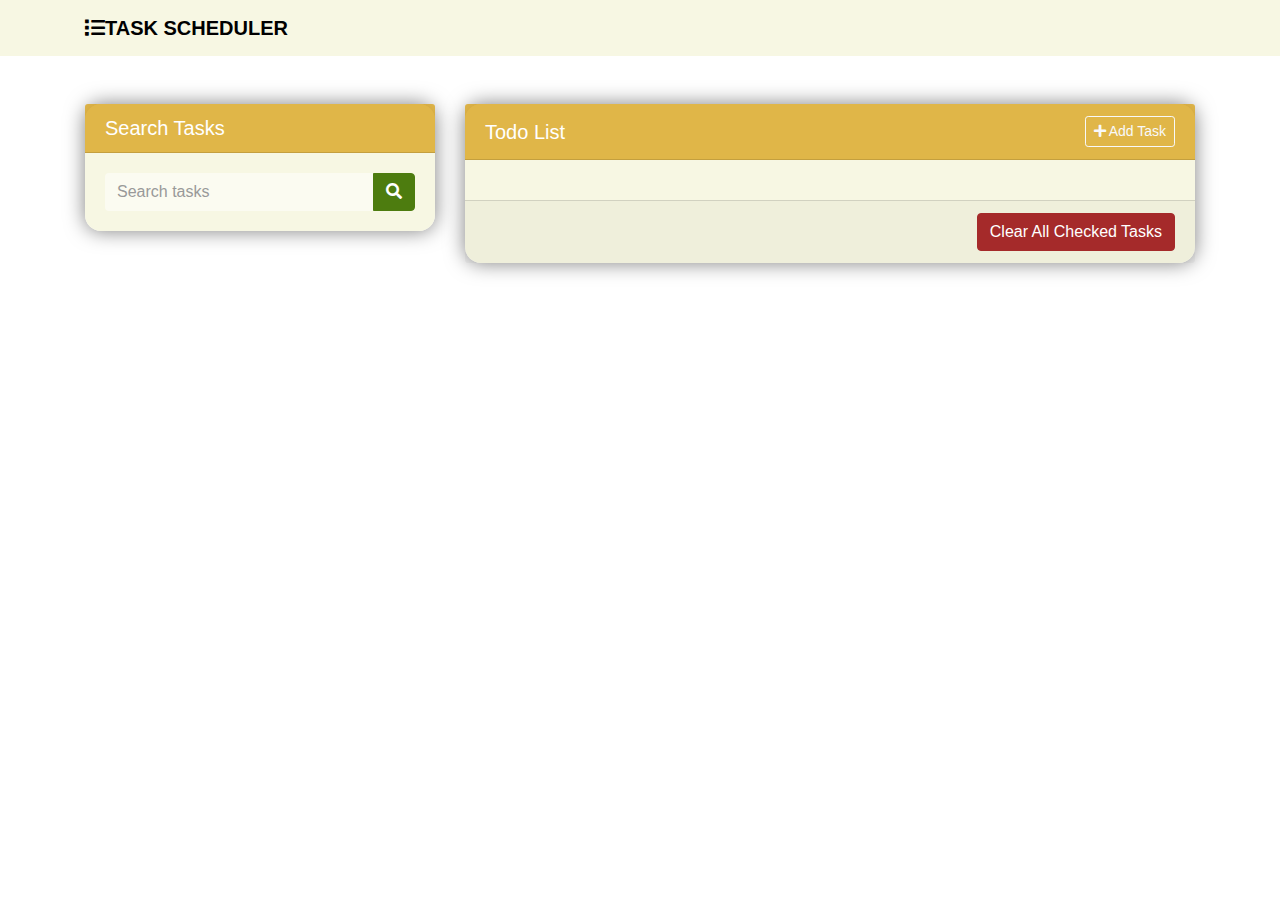
<file: Task 2-ToDo List/index.html>
<!DOCTYPE html>
<html lang="en">
<head>
  <meta charset="UTF-8">
  <meta name="viewport" content="width=device-width, initial-scale=1.0">
  <title>Todo List App</title>
  <link rel="stylesheet" href="https://stackpath.bootstrapcdn.com/bootstrap/4.5.2/css/bootstrap.min.css">
  <link rel="stylesheet" href="https://cdnjs.cloudflare.com/ajax/libs/font-awesome/5.15.3/css/all.min.css">
  <link rel="stylesheet" href="https://cdnjs.cloudflare.com/ajax/libs/animate.css/4.1.1/animate.min.css">
  <link rel="stylesheet" href="styles.css">
</head>
<body>
  <nav class="navbar navbar-expand-lg">
    <div class="container">
        <a class="navbar-brand" href="#">
        <i class="fas fa-list"></i>TASK SCHEDULER
        </a>
    </div>
  </nav>

  <div class="parallax">
    <div class="container my-5">
      <div class="row">
        <div class="col-md-4">
          <div class="card animate__animated animate__fadeInLeft">
            <div class="card-header">
              <h5 class="mb-0">Search Tasks</h5>
            </div>
            <div class="card-body">
              <div class="input-group">
                <input type="text" class="form-control" id="search-input" placeholder="Search tasks">
                <div class="input-group-append">
                  <button class="btn btn-primary" id="search-btn"><i class="fas fa-search"></i></button>
                </div>
              </div>
            </div>
          </div>
        </div>
        <div class="col-md-8">
          <div class="card animate__animated animate__fadeInRight">
            <div class="card-header d-flex justify-content-between align-items-center">
              <h5 class="mb-0">Todo List</h5>
              <button class="btn btn-outline-light btn-sm" id="add-task-btn" data-toggle="modal" data-target="#addTaskModal">
                <i class="fas fa-plus"></i> Add Task
              </button>
            </div>
            <div class="card-body">
              <ul class="list-group" id="task-list"></ul>
            </div>
            <div class="card-footer d-flex justify-content-end">
              <button class="btn btn-danger" id="clear-tasks">Clear All Checked Tasks</button>
            </div>
          </div>
        </div>
      </div>
    </div>
  </div>

  <div class="modal fade" id="addTaskModal" tabindex="-1" role="dialog" aria-labelledby="addTaskModalLabel" aria-hidden="true">
    <div class="modal-dialog modal-dialog-centered" role="document">
      <div class="modal-content">
        <div class="modal-header">
          <h5 class="modal-title" id="addTaskModalLabel">Add Task</h5>
          <button type="button" class="close" data-dismiss="modal" aria-label="Close">
            <span aria-hidden="true">&times;</span>
          </button>
        </div>
        <div class="modal-body">
          <input type="text" class="form-control" id="task-input" placeholder="Enter a new task">
        </div>
        <div class="modal-footer">
          <button type="button" class="btn btn-secondary" data-dismiss="modal">Cancel</button>
          <button type="button" class="btn btn-primary" id="add-task">Add Task</button>
        </div>
      </div>
    </div>
  </div>

  <script src="https://code.jquery.com/jquery-3.5.1.slim.min.js"></script>
  <script src="https://cdn.jsdelivr.net/npm/popper.js@1.16.1/dist/umd/popper.min.js"></script>
  <script src="https://stackpath.bootstrapcdn.com/bootstrap/4.5.2/js/bootstrap.min.js"></script>
  <script src="script.js"></script>
</body>
</html>
</file>
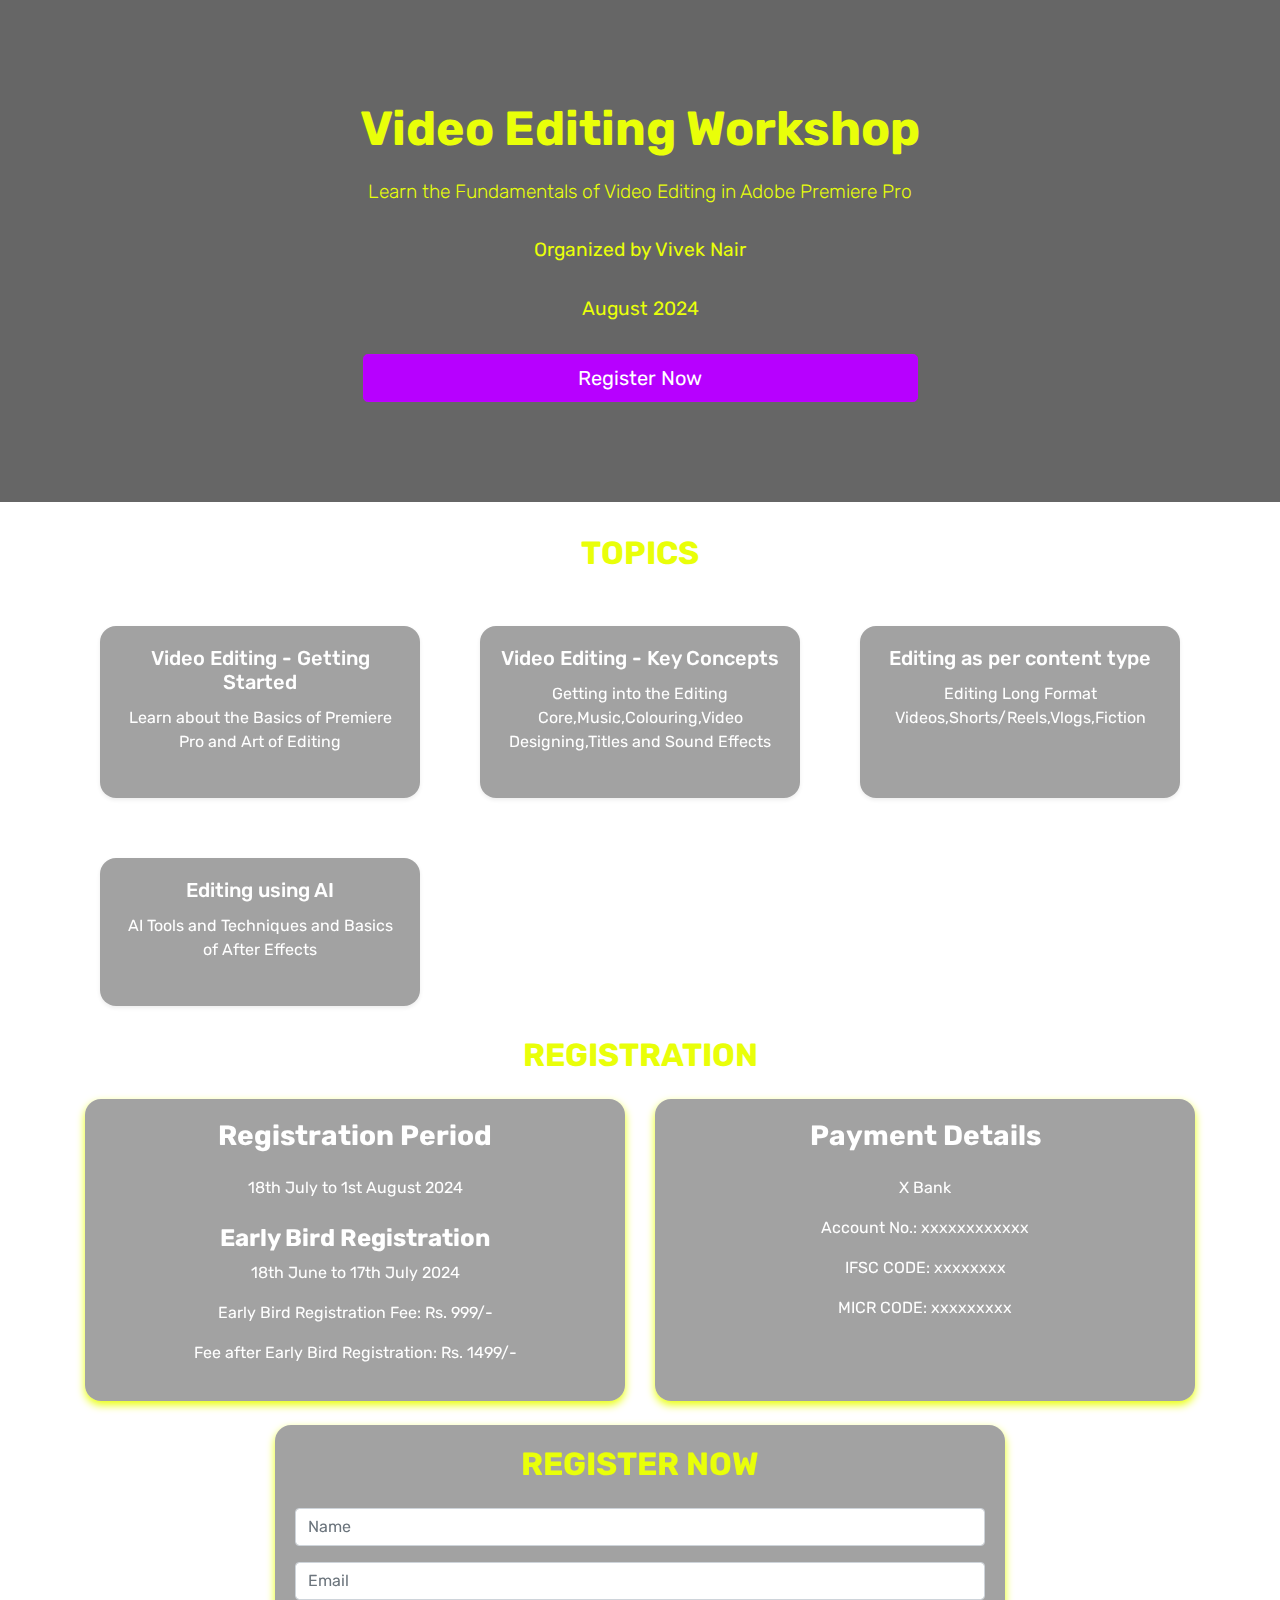
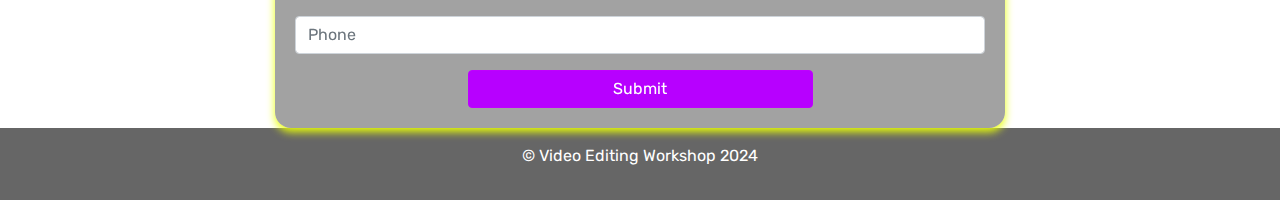
<file: Task 1-Landing Page/task1.html>
<!DOCTYPE html>
<html lang="en">
<head>
    <meta charset="UTF-8">
    <meta name="viewport" content="width=device-width, initial-scale=1.0">
    <title>Video Editing Workshop</title>
    <link rel="preconnect" href="https://fonts.googleapis.com">
    <link rel="preconnect" href="https://fonts.gstatic.com" crossorigin>
    <link href="https://fonts.googleapis.com/css2?family=Rubik:wght@300;400;500;600;700&display=swap" rel="stylesheet">
    <link rel="stylesheet" href="https://maxcdn.bootstrapcdn.com/bootstrap/4.5.2/css/bootstrap.min.css">
    <link rel="stylesheet" href="https://cdnjs.cloudflare.com/ajax/libs/font-awesome/5.15.3/css/all.min.css" integrity="sha512-iBBXm8fW90+nuLcSKlbmrPcLa0OT92xO1BIsZ+ywDWZCvqsWgccV3gFoRBv0z+8dLJgyAHIhR35VZc2oM/gI1w==" crossorigin="anonymous" referrerpolicy="no-referrer" />
    <link rel="stylesheet" href="style.css">
</head>
<body>
    <div class="jumbotron jumbotron-fluid text-center">
        <div class="container">
            <h1 class="display-4 font-weight-bold">Video Editing Workshop</h1>
            <p class="lead">Learn the Fundamentals of Video Editing in Adobe Premiere Pro</p>
            <p>Organized by Vivek Nair </p>
            <p>August 2024</p>
            <a class="btn btn-primary btn-lg" href="#register" role="button">Register Now</a>
        </div>
    </div>

    <section id="about">
        <div class="container">
            <h2 class="text-center mb-4 font-weight-bold">
                <i class="fas fa-list"></i>
                Topics
            </h2>
            <div class="row">
                <div class="col-md-4">
                    <div class="card mb-4 shadow-sm rounded hover-effect">
                        <div class="card-body">
                            <i class="fas fa-quantum-computing fa-2x mb-3"></i>
                            <h5 class="card-title">Video Editing - Getting Started</h5>
                            <p class="card-text">Learn about the Basics of Premiere Pro and Art of Editing</p>
                        </div>
                    </div>
                </div>
                <div class="col-md-4">
                    <div class="card mb-4 shadow-sm rounded hover-effect">
                        <div class="card-body">
                            <i class="fas fa-microchip fa-2x mb-3"></i>
                            <h5 class="card-title">Video Editing - Key Concepts</h5>
                            <p class="card-text">Getting into the Editing Core,Music,Colouring,Video Designing,Titles and Sound Effects</p>
                        </div>
                    </div>
                </div>
                <div class="col-md-4">
                    <div class="card mb-4 shadow-sm rounded hover-effect">
                        <div class="card-body">
                            <i class="fas fa-link fa-2x mb-3"></i>
                            <h5 class="card-title">Editing as per content type</h5>
                            <p class="card-text">Editing Long Format Videos,Shorts/Reels,Vlogs,Fiction</p>
                        </div>
                    </div>
                </div>
                <div class="col-md-4">
                    <div class="card mb-4 shadow-sm rounded hover-effect">
                        <div class="card-body">
                            <i class="fas fa-code fa-2x mb-3"></i>
                            <h5 class="card-title">Editing using AI</h5>
                            <p class="card-text">AI Tools and Techniques and Basics of After Effects</p>
                        </div>
                    </div>
                </div>
            </div>
        </div>
    </section>

    <section id="registration">
        <div class="container">
            <h2 class="text-center mb-4 font-weight-bold">
                <i class="fas fa fa-registered"></i>Registration
            </h2>
            <div class="row">
                <div class="col-md-6 mb-4">
                    <div class="card">
                        <div class="card-body">
                            <h3 class="card-title font-weight-bold mb-4">Registration Period</h3>
                            <p>18th July to 1st August 2024</p>
                            <h4 class="font-weight-bold mt-4">Early Bird Registration</h4>
                            <p>18th June to 17th July 2024</p>
                            <p>Early Bird Registration Fee: Rs. 999/-</p>
                            <p>Fee after Early Bird Registration: Rs. 1499/-</p>
                        </div>
                    </div>
                </div>
                <div class="col-md-6 mb-4">
                    <div class="card">
                        <div class="card-body">
                            <h3 class="card-title font-weight-bold mb-4">Payment Details</h3>
                            <p>X Bank</p>
                            <p>Account No.: xxxxxxxxxxxx</p>
                            <p>IFSC CODE: xxxxxxxx</p>
                            <p>MICR CODE: xxxxxxxxx</p>
                        </div>
                    </div>
                </div>
            </div>
        </div>
    </section>
    
    <section id="register">
        <div class="container">
            <div class="row">
                <div class="col-md-8 mx-auto">
                    <div class="card">
                        <div class="card-body">
                            <h2 class="text-center mb-4 font-weight-bold">Register Now</h2>
                            <form>
                                <div class="form-group">
                                    <input type="text" class="form-control" placeholder="Name" required>
                                </div>
                                <div class="form-group">
                                    <input type="email" class="form-control" placeholder="Email" required>
                                </div>
                                <div class="form-group">
                                    <input type="tel" class="form-control" placeholder="Phone" required>
                                </div>
                                <button type="submit" class="btn btn-primary btn-block">Submit</button>
                            </form>
                        </div>
                    </div>
                </div>
            </div>
        </div>
    </section>

<footer class="text-white text-center py-3">
    <p>&copy; Video Editing Workshop 2024</p>
</footer>

</body>
</html>
</file>
<file: Task 2-ToDo List/styles.css>
body {
    color: #fff;
    background-image: url('https://images.pexels.com/photos/6690924/pexels-photo-6690924.jpeg');
    background-size: cover;
    background-position: center;
    background-attachment: fixed;
    min-height: 100vh;
  }
  .navbar{
    background-color: rgba(245, 245, 220, 0.8);
  }
  .navbar .navbar-brand{
    color: #000;
    font-weight: 900;
  }
  .card {
    background-color: rgba(245, 245, 220, 0.8);
    border: none;
    border-radius: 16px;
    box-shadow: 0 0 20px rgba(0, 0, 0, 0.5);
    transition: all 0.3s ease-in-out;
    margin-bottom: 20px;
  }
  
  .card:hover {
    transform: translateY(-5px);
    box-shadow: 0 0 30px rgba(0, 0, 0, 0.7);
  }
  
  .card-header {
    background-color: rgba(218, 165, 32, 0.8);
    color: #fff;
  }
  
  .form-control {
    background-color: rgba(255, 255, 255, 0.5); 
    color: #333;
    border: none;
    transition: all 0.3s ease-in-out;
  }
  
  .form-control:focus {
    background-color: rgba(255, 255, 255, 0.7);
    box-shadow: 0 0 10px rgba(0, 0, 0, 0.5);
  }
  
  .form-control::placeholder {
    color: #999;
  }
  
  .list-group-item {
    background-color: rgba(255, 255, 255, 0.3);
    color: #333;
    border: none;
    transition: all 0.3s ease-in-out;
  }
  
  .list-group-item:hover {
    background-color: rgba(255, 255, 255, 0.5);
  }
  
  .list-group-item.checked {
    text-decoration: line-through;
    color: #999;
  }
  
  .btn-primary {
    background-color: #4d7c0f;
    border-color: #4d7c0f;
    transition: all 0.3s ease-in-out;
    color: #fff;
  }
  
  .btn-primary:hover {
    background-color: #3d6310;
    border-color: #3d6310;
  }
  
  .btn-danger {
    background-color: #a52a2a;
    border-color: #a52a2a;
    transition: all 0.3s ease-in-out;
    color: #fff;
  }
  
  .btn-danger:hover {
    background-color: #8b2525;
    border-color: #8b2525;
  }
</file>
<file: Task 1-Landing Page/style.css>
body {
    font-family: 'Rubik', sans-serif;
    margin: 0;
    padding: 0;
    background-image: url('https://images.pexels.com/photos/257904/pexels-photo-257904.jpeg?auto=compress&cs=tinysrgb&w=1260&h=750&dpr=1');
    background-size: cover;
    background-attachment: fixed;
    color: #fff;
  }
  
  h2 {
    text-transform: uppercase;
    color: #E9FF09;
  }
  .col-md-4{
    padding: 30px;
  }
  .card {
    border: none;
    color: white;
    text-align: center;
    border-radius: 16px !important;
    box-shadow: 0 4px 8px #E9FF09 ;
    transition: all 0.3s ease;
    background-color: rgba(70, 70, 70, 0.5); 
    backdrop-filter: blur(10px);
    height: 100%;
  }
  
  .card:hover {
    transform: translateY(-5px);
    box-shadow: 0 8px 16px rgba(0, 0, 0, 0.2);
  }
  
  .jumbotron {
    background: rgba(0, 0, 0, 0.6);
    color: #E9FF09;
    text-align: center;
    padding-top: 100px;
    padding-bottom: 100px;
  }
  
  .jumbotron h1 {
    font-size: 3rem;
    font-weight: 700;
    line-height: 1.2;
    margin-bottom: 20px;
  }
  
  .jumbotron p {
    font-size: 1.2rem;
    margin-bottom: 30px;
  }
  
  .btn-primary {
    background-color: #b700ff;
    width: 50%;
    margin-left: auto;
    margin-right: auto;
    border-color: #bf00ff;
    transition: all 0.3s ease;
    display: block;
  }
  
  .btn-primary:hover {
    background-color: #45a049;
    border-color: #45a049;
    transform: translateY(-2px);
    box-shadow: 0 4px 8px rgba(0, 0, 0, 0.2);
  }
  
  footer {
    background-color: rgba(0, 0, 0, 0.6);
    color: #fff;
    text-align: center;
    padding: 20px 0;
  }
  
  
  @media (max-width: 767px) {
    .jumbotron {
        padding-top: 60px;
        padding-bottom: 60px;
    }
  }
  
  .text-center {
    text-align: center;
  }
  
  .font-weight-bold {
    font-weight: bold;
  }
  
  .mb-4 {
    margin-bottom: 1.5rem;
  }
  
  .mt-4 {
    margin-top: 1.5rem;
  }
</file>
